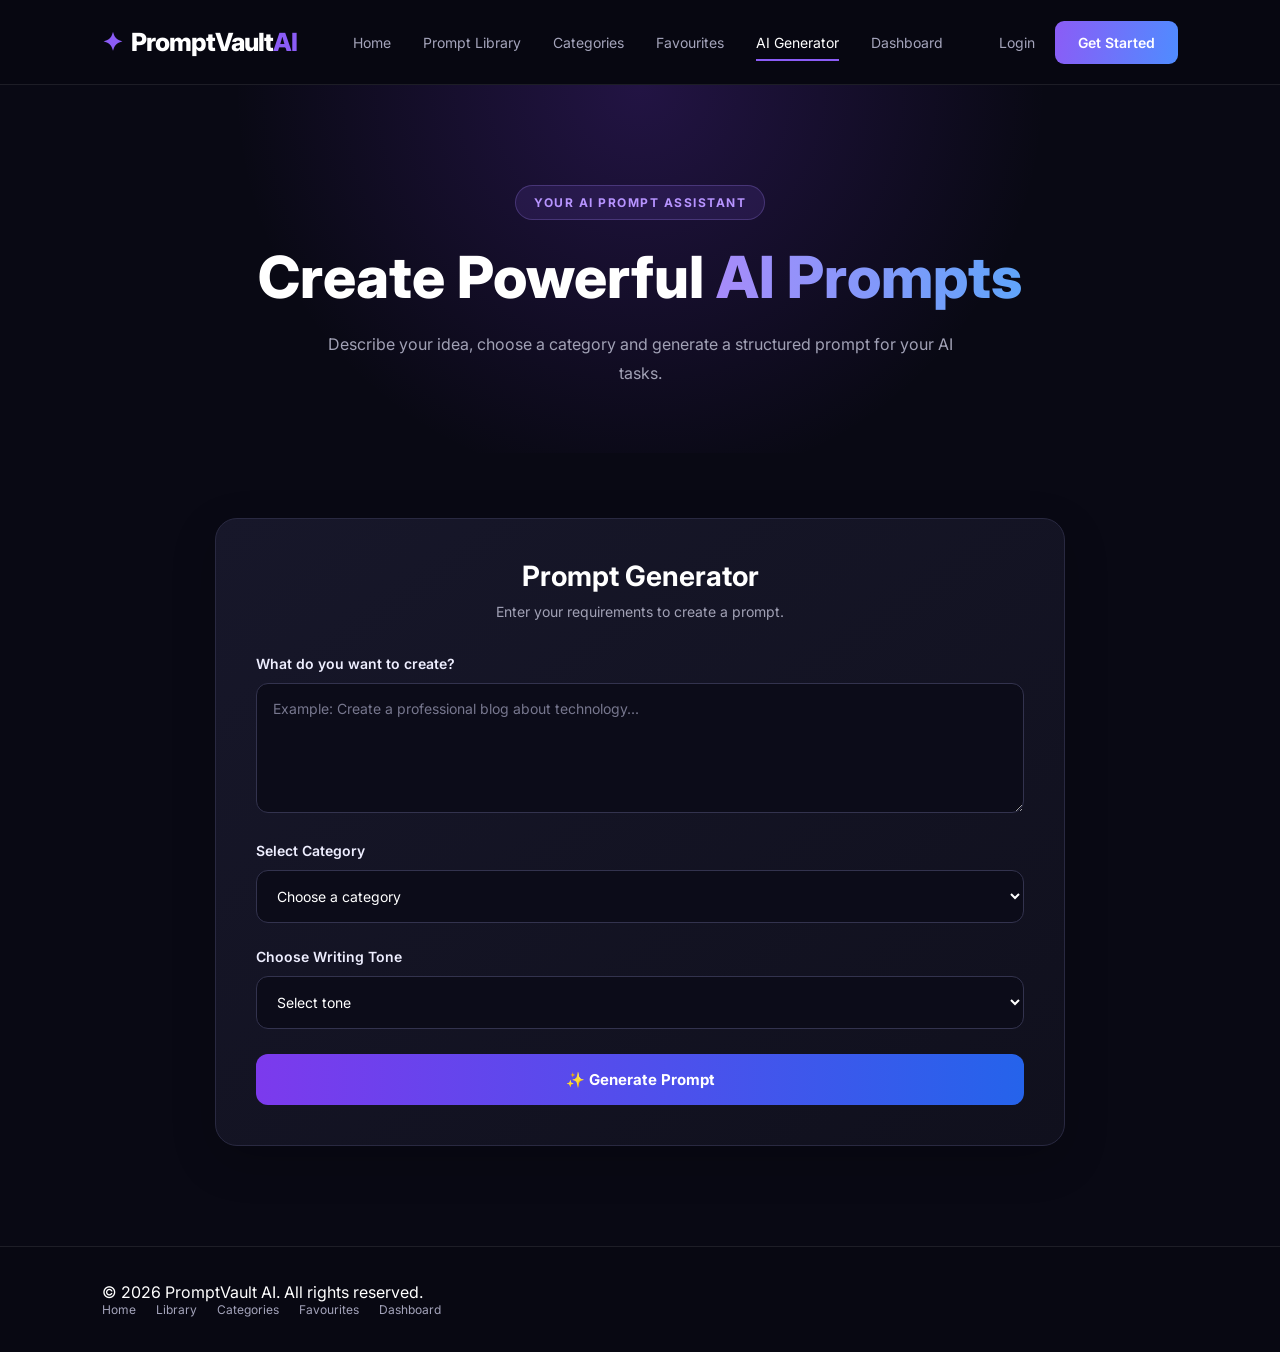
<file: ai-generator.html>
<!DOCTYPE html>
<html lang="en">
<head>
  <meta charset="UTF-8">
  <meta name="viewport" content="width=device-width, initial-scale=1.0">
  <title>AI Generator | PromptVault AI</title>

  <link rel="stylesheet" href="style.css">

  <link rel="preconnect" href="https://fonts.googleapis.com">
  <link href="https://fonts.googleapis.com/css2?family=Inter:wght@400;500;600;700;800&display=swap" rel="stylesheet">
</head>

<body>

  <!-- Navbar -->
  <header class="navbar">

    <a href="index.html" class="logo">
      <span class="logo-icon">✦</span>
      PromptVault<span>AI</span>
    </a>

    <nav class="nav-links">
      <a href="index.html">Home</a>
      <a href="prompt-library.html">Prompt Library</a>
      <a href="categories.html">Categories</a>
      <a href="favourites.html">Favourites</a>
      <a href="ai-generator.html" class="active">AI Generator</a>
      <a href="dashboard.html">Dashboard</a>
    </nav>

    <div class="nav-buttons">
      <a href="login.html" class="login-btn">Login</a>
      <a href="signup.html" class="signup-btn">Get Started</a>
    </div>

  </header>

  <!-- Generator Hero -->
  <section class="generator-hero">
    <div class="container">

      <span class="hero-tag">YOUR AI PROMPT ASSISTANT</span>

      <h1>Create Powerful <span>AI Prompts</span></h1>

      <p>
        Describe your idea, choose a category and generate
        a structured prompt for your AI tasks.
      </p>

    </div>
  </section>

  <!-- Generator Section -->
  <section class="generator-section">
    <div class="container generator-container">

      <div class="generator-box">

        <div class="generator-heading">
          <h2>Prompt Generator</h2>
          <p>Enter your requirements to create a prompt.</p>
        </div>

        <form id="generatorForm">

          <div class="form-group">
            <label for="topic">What do you want to create?</label>

            <textarea
              id="topic"
              placeholder="Example: Create a professional blog about technology..."
              rows="5"
              required
            ></textarea>
          </div>

          <div class="form-group">
            <label for="generatorCategory">Select Category</label>

            <select id="generatorCategory" required>
              <option value="">Choose a category</option>
              <option value="Writing">Writing</option>
              <option value="Coding">Coding</option>
              <option value="Marketing">Marketing</option>
              <option value="Education">Education</option>
              <option value="Business">Business</option>
            </select>
          </div>

          <div class="form-group">
            <label for="tone">Choose Writing Tone</label>

            <select id="tone" required>
              <option value="">Select tone</option>
              <option value="Professional">Professional</option>
              <option value="Friendly">Friendly</option>
              <option value="Creative">Creative</option>
              <option value="Simple and Easy">Simple and Easy</option>
              <option value="Formal">Formal</option>
            </select>
          </div>

          <button type="submit" class="generate-btn">
            ✨ Generate Prompt
          </button>

        </form>

        <!-- Generated Result -->
        <div class="generated-result" id="generatedResult" hidden>

          <div class="result-heading">
            <h3>Your Generated Prompt</h3>
            <span>READY TO USE</span>
          </div>

          <div class="result-content" id="resultContent"></div>

          <button type="button" id="copyGenerated" class="copy-generated-btn">
            Copy Prompt
          </button>

        </div>

      </div>

    </div>
  </section>

  <!-- Footer -->
  <footer class="footer">
    <div class="container">

      <p>© 2026 PromptVault AI. All rights reserved.</p>

      <div class="footer-links">
        <a href="index.html">Home</a>
        <a href="prompt-library.html">Library</a>
        <a href="categories.html">Categories</a>
        <a href="favourites.html">Favourites</a>
        <a href="dashboard.html">Dashboard</a>
      </div>

    </div>
  </footer>

  <script src="generator.js"></script>

</body>
</html>
</file>
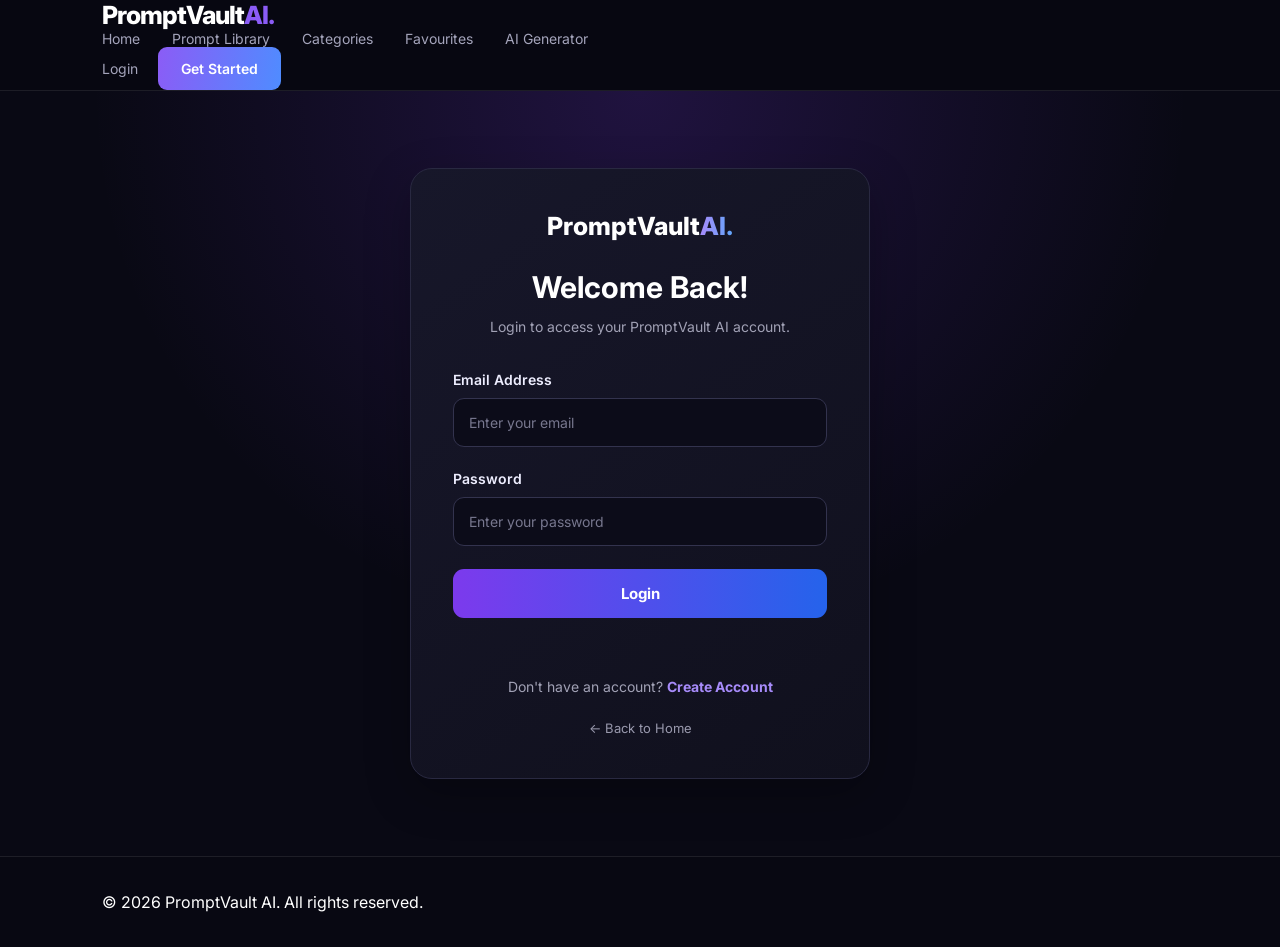
<file: dashboard.html>
<!DOCTYPE html>
<html lang="en">
<head>
    <meta charset="UTF-8">
    <meta name="viewport" content="width=device-width, initial-scale=1.0">
    <title>Dashboard | PromptVault AI</title>

    <link rel="stylesheet" href="style.css">

    <link rel="preconnect" href="https://fonts.googleapis.com">
    <link href="https://fonts.googleapis.com/css2?family=Inter:wght@400;500;600;700;800&display=swap" rel="stylesheet">

    <style>
        /* Dashboard Page */

        .dashboard-container {
            width: 84%;
            max-width: 1250px;
            margin: auto;
            padding: 65px 0 90px;
        }

        .dashboard-welcome {
            padding: 42px;
            margin-bottom: 35px;
            border: 1px solid rgba(139,92,246,0.25);
            border-radius: 20px;
            background:
                radial-gradient(circle at top right, rgba(124,58,237,0.22), transparent 55%),
                linear-gradient(135deg, #17172a, #10101d);
        }

        .dashboard-welcome .hero-tag {
            display: inline-block;
            color: #c4a9ff;
            background: rgba(139,92,246,0.13);
            border: 1px solid rgba(139,92,246,0.25);
            padding: 9px 15px;
            border-radius: 25px;
            font-size: 11px;
            font-weight: 700;
            letter-spacing: 1px;
            margin-bottom: 20px;
        }

        .dashboard-welcome h1 {
            font-size: clamp(30px, 4vw, 42px);
            margin-bottom: 13px;
        }

        .dashboard-welcome h1 span {
            background: linear-gradient(100deg, #a78bfa, #60a5fa);
            background-clip: text;
            -webkit-background-clip: text;
            -webkit-text-fill-color: transparent;
        }

        .dashboard-welcome p {
            color: #a4a4bb;
            font-size: 14px;
            line-height: 1.8;
        }

        /* Statistics */

        .dashboard-stats {
            display: grid;
            grid-template-columns: repeat(3, 1fr);
            gap: 22px;
            margin-bottom: 38px;
        }

        .dashboard-stats .feature-card {
            padding: 27px;
            min-height: 175px;
        }

        .dashboard-stats .feature-icon {
            margin-bottom: 17px;
        }

        .dashboard-stats .feature-card h3 {
            font-size: 29px;
            margin-bottom: 8px;
        }

        .dashboard-stats .feature-card p {
            min-height: auto;
            font-size: 13px;
        }

        /* Account Information */

        .dashboard-account {
            padding: 32px;
            margin-bottom: 42px;
            background: linear-gradient(145deg, #17172a, #10101d);
            border: 1px solid rgba(255,255,255,0.09);
            border-radius: 18px;
        }

        .dashboard-account h2,
        .dashboard-actions h2 {
            font-size: 24px;
            margin-bottom: 24px;
        }

        .account-details {
            display: grid;
            grid-template-columns: repeat(2, 1fr);
            gap: 18px;
        }

        .account-details p {
            padding: 17px;
            background: rgba(255,255,255,0.035);
            border: 1px solid rgba(255,255,255,0.07);
            border-radius: 10px;
            color: #a4a4bb;
            font-size: 13px;
            overflow-wrap: anywhere;
        }

        .account-details strong {
            color: #ffffff;
            margin-right: 5px;
        }

        .account-details span {
            color: #c4a9ff;
        }

        /* Quick Access */

        .dashboard-actions .features-grid {
            grid-template-columns: repeat(3, 1fr);
            gap: 22px;
        }

        .dashboard-actions .feature-card {
            padding: 27px;
        }

        .dashboard-actions .feature-card p {
            min-height: 65px;
        }

        /* Logout Button */

        .nav-buttons button {
            background: transparent;
            border: 1px solid rgba(139,92,246,0.4);
            padding: 11px 20px;
            border-radius: 8px;
            cursor: pointer;
            font-family: inherit;
            transition: 0.3s;
        }

        .nav-buttons button:hover {
            background: #7c3aed;
            color: white;
        }

        /* Responsive */

        @media (max-width: 900px) {
            .dashboard-container {
                width: 90%;
            }

            .dashboard-stats,
            .dashboard-actions .features-grid {
                grid-template-columns: repeat(2, 1fr);
            }
        }

        @media (max-width: 600px) {
            .dashboard-container {
                width: 92%;
                padding: 40px 0 60px;
            }

            .dashboard-welcome {
                padding: 27px 22px;
            }

            .dashboard-stats,
            .dashboard-actions .features-grid,
            .account-details {
                grid-template-columns: 1fr;
            }

            .dashboard-account {
                padding: 23px 18px;
            }

            .dashboard-account h2,
            .dashboard-actions h2 {
                font-size: 21px;
            }
        }
    </style>
</head>

<body>

    <!-- Navbar -->
    <header class="navbar">

        <a href="index.html" class="logo">
            <span class="logo-icon">✦</span>
            PromptVault<span>AI</span>
        </a>

        <nav class="nav-links">
            <a href="index.html">Home</a>
            <a href="prompt-library.html">Prompt Library</a>
            <a href="categories.html">Categories</a>
            <a href="favourites.html">Favourites</a>
            <a href="ai-generator.html">AI Generator</a>
            <a href="dashboard.html" class="active">Dashboard</a>
        </nav>

        <div class="nav-buttons">
            <button type="button" id="logoutBtn" class="login-btn">Logout</button>
        </div>

    </header>

    <main class="dashboard-container">

        <!-- Welcome Section -->
        <section class="dashboard-welcome">

            <span class="hero-tag">✦ YOUR PERSONAL SPACE</span>

            <h1>Welcome, <span id="userName">User</span>!</h1>

            <p>
                Manage your prompts, explore new ideas and access
                your saved favourites from one place.
            </p>

        </section>

        <!-- Dashboard Statistics -->
        <section class="dashboard-stats">

            <div class="feature-card">
                <div class="feature-icon">📚</div>
                <h3>50</h3>
                <p>Total Available Prompts</p>
            </div>

            <div class="feature-card">
                <div class="feature-icon">❤️</div>
                <h3 id="favouriteCount">0</h3>
                <p>Favourite Prompts</p>
            </div>

            <div class="feature-card">
                <div class="feature-icon">🗂️</div>
                <h3>5</h3>
                <p>Prompt Categories</p>
            </div>

        </section>

        <!-- Account Information -->
        <section class="dashboard-account">

            <h2>Account Information</h2>

            <div class="account-details">

                <p>
                    <strong>Name:</strong>
                    <span id="accountName">User</span>
                </p>

                <p>
                    <strong>Email:</strong>
                    <span id="accountEmail">Not available</span>
                </p>

                <p>
                    <strong>Account Status:</strong>
                    <span>Active</span>
                </p>

            </div>

        </section>

        <!-- Quick Access -->
        <section class="dashboard-actions">

            <h2>Quick Access</h2>

            <div class="features-grid">

                <div class="feature-card">
                    <div class="feature-icon">📖</div>
                    <h3>Explore Library</h3>
                    <p>Discover useful prompts from different categories.</p>
                    <a href="prompt-library.html">Explore Prompts →</a>
                </div>

                <div class="feature-card">
                    <div class="feature-icon">❤️</div>
                    <h3>My Favourites</h3>
                    <p>View all the prompts you have saved.</p>
                    <a href="favourites.html">View Favourites →</a>
                </div>

                <div class="feature-card">
                    <div class="feature-icon">⚡</div>
                    <h3>AI Generator</h3>
                    <p>Create customized prompts for your requirements.</p>
                    <a href="ai-generator.html">Generate Prompt →</a>
                </div>

            </div>

        </section>

    </main>

    <!-- Footer -->
    <footer class="footer">

        <a href="index.html" class="logo">
            <span class="logo-icon">✦</span>
            PromptVault<span>AI</span>
        </a>

        <p>© 2026 PromptVault AI. All rights reserved.</p>

        <div class="footer-links">
            <a href="index.html">Home</a>
            <a href="prompt-library.html">Library</a>
            <a href="favourites.html">Favourites</a>
        </div>

    </footer>

    <script src="dashboard.js"></script>

</body>
</html>
</file>
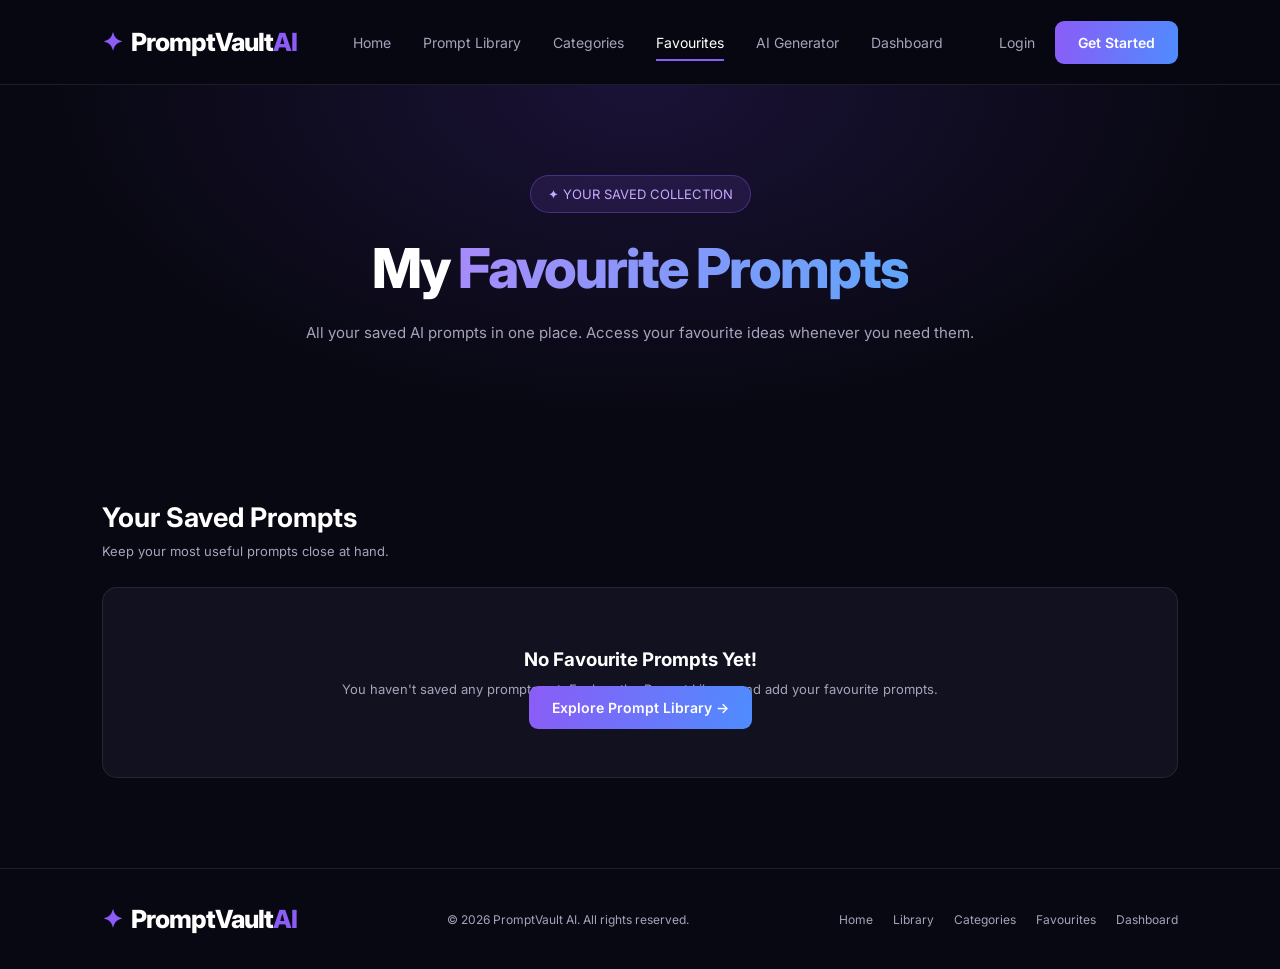
<file: favourites.html>
<!DOCTYPE html>
<html lang="en">
<head>
    <meta charset="UTF-8">
    <meta name="viewport" content="width=device-width, initial-scale=1.0">

    <title>My Favourites | PromptVault AI</title>

    <link rel="stylesheet" href="style.css">

    <link rel="preconnect" href="https://fonts.googleapis.com">
    <link href="https://fonts.googleapis.com/css2?family=Inter:wght@400;500;600;700;800&display=swap" rel="stylesheet">
</head>

<body>

    <!-- Navbar -->
    <header class="navbar">

        <a href="index.html" class="logo">
            <span class="logo-icon">✦</span>
            PromptVault<span>AI</span>
        </a>

        <nav class="nav-links">
            <a href="index.html">Home</a>
            <a href="prompt-library.html">Prompt Library</a>
            <a href="categories.html">Categories</a>
            <a href="favourites.html" class="active">Favourites</a>
            <a href="ai-generator.html">AI Generator</a>
            <a href="dashboard.html">Dashboard</a>
        </nav>

        <div class="nav-buttons">
            <a href="login.html" class="login-btn">Login</a>
            <a href="signup.html" class="signup-btn">Get Started</a>
        </div>

    </header>

    <main class="library-page">

        <!-- Favourites Hero -->
        <section class="library-hero">

            <span class="hero-badge">✦ YOUR SAVED COLLECTION</span>

            <h1>My <span>Favourite Prompts</span></h1>

            <p>
                All your saved AI prompts in one place.
                Access your favourite ideas whenever you need them.
            </p>

        </section>

        <!-- Favourite Prompts -->
        <section class="library-content">

            <div class="library-heading">

                <div>
                    <h2>Your Saved Prompts</h2>
                    <p>Keep your most useful prompts close at hand.</p>
                </div>

            </div>

            <div class="library-grid" id="favouriteGrid"></div>

            <div class="no-results" id="emptyMessage" hidden>

                <h3>No Favourite Prompts Yet!</h3>

                <p>
                    You haven't saved any prompts yet.
                    Explore the Prompt Library and add your favourite prompts.
                </p>

                <a href="prompt-library.html" class="primary-btn">
                    Explore Prompt Library →
                </a>

            </div>

        </section>

    </main>

    <!-- Footer -->
    <footer class="footer">

        <a href="index.html" class="logo">
            <span class="logo-icon">✦</span>
            PromptVault<span>AI</span>
        </a>

        <p>© 2026 PromptVault AI. All rights reserved.</p>

        <div class="footer-links">
            <a href="index.html">Home</a>
            <a href="prompt-library.html">Library</a>
            <a href="categories.html">Categories</a>
            <a href="favourites.html">Favourites</a>
            <a href="dashboard.html">Dashboard</a>
        </div>

    </footer>

    <script src="favourites.js"></script>

</body>
</html>
</file>
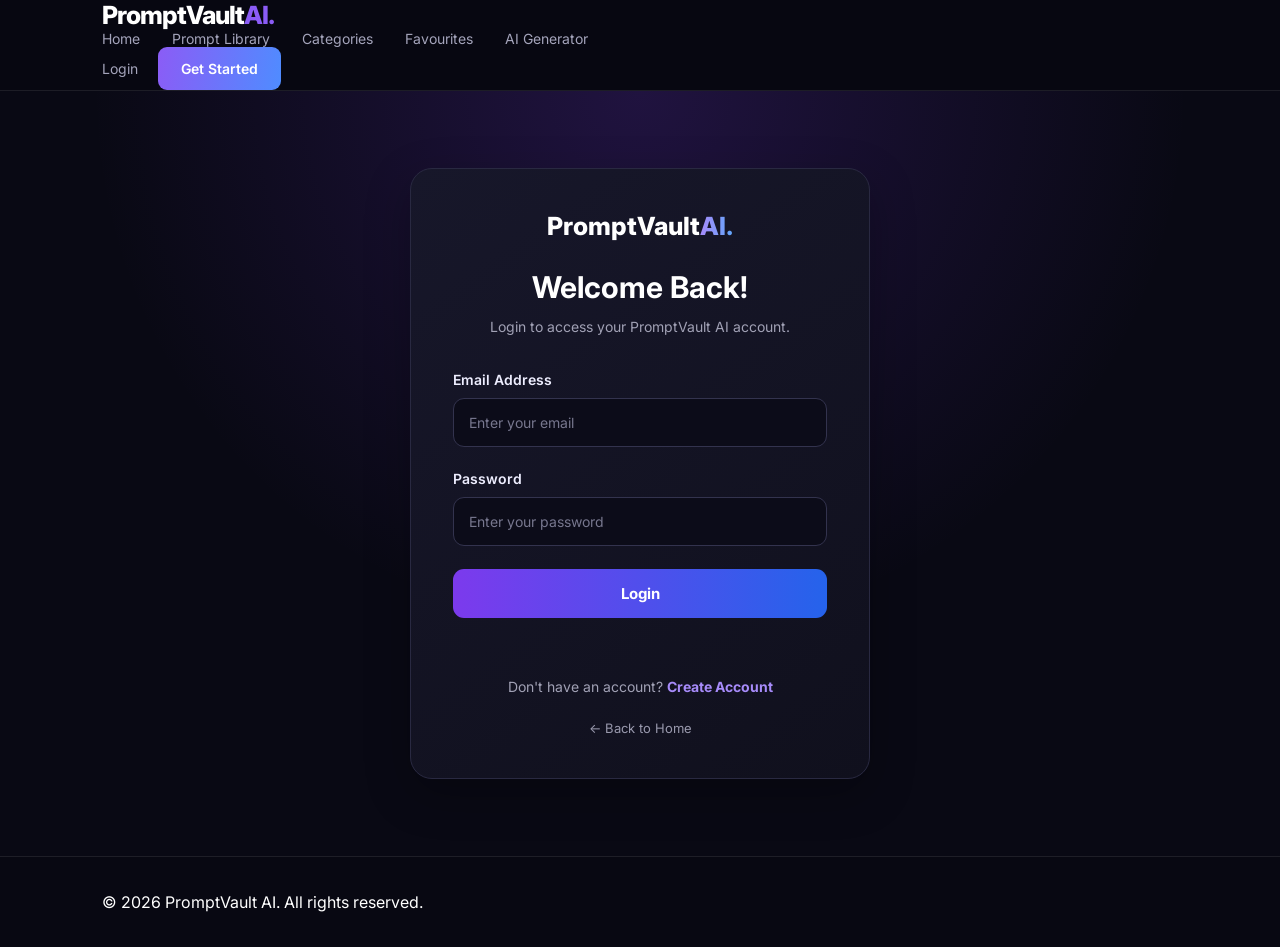
<file: login.html>
<!DOCTYPE html>
<html lang="en">
<head>
  <meta charset="UTF-8">
  <meta name="viewport" content="width=device-width, initial-scale=1.0">
  <title>Login | PromptVault AI</title>

  <link rel="stylesheet" href="style.css">

  <link rel="preconnect" href="https://fonts.googleapis.com">
  <link href="https://fonts.googleapis.com/css2?family=Inter:wght@400;500;600;700;800&display=swap" rel="stylesheet">
</head>

<body>

  <!-- Navbar -->
  <header class="navbar">
    <div class="container nav-container">

      <a href="index.html" class="logo">
        PromptVault<span>AI.</span>
      </a>

      <nav class="nav-links">
        <a href="index.html">Home</a>
        <a href="prompt-library.html">Prompt Library</a>
        <a href="categories.html">Categories</a>
        <a href="favourites.html">Favourites</a>
        <a href="ai-generator.html">AI Generator</a>
      </nav>

      <div class="nav-buttons">
        <a href="login.html" class="login-btn active">Login</a>
        <a href="signup.html" class="signup-btn">Get Started</a>
      </div>

    </div>
  </header>

  <!-- Login Section -->
  <section class="auth-section">

    <div class="auth-box">

      <div class="auth-logo">PromptVault<span>AI.</span></div>

      <h1>Welcome Back!</h1>

      <p class="auth-subtitle">
        Login to access your PromptVault AI account.
      </p>

      <form id="loginForm">

        <div class="auth-form-group">
          <label for="loginEmail">Email Address</label>
          <input
            type="email"
            id="loginEmail"
            placeholder="Enter your email"
            required
          >
        </div>

        <div class="auth-form-group">
          <label for="loginPassword">Password</label>
          <input
            type="password"
            id="loginPassword"
            placeholder="Enter your password"
            required
            minlength="6"
          >
        </div>

        <button type="submit" class="auth-submit-btn">
          Login
        </button>

        <p id="loginMessage" class="auth-message" aria-live="polite"></p>

      </form>

      <p class="auth-switch">
        Don't have an account?
        <a href="signup.html">Create Account</a>
      </p>

      <a href="index.html" class="back-home">← Back to Home</a>

    </div>

  </section>

  <!-- Footer -->
  <footer class="footer">
    <div class="container">
      <p>© 2026 PromptVault AI. All rights reserved.</p>
    </div>
  </footer>

  <script src="auth.js"></script>

</body>
</html>
</file>
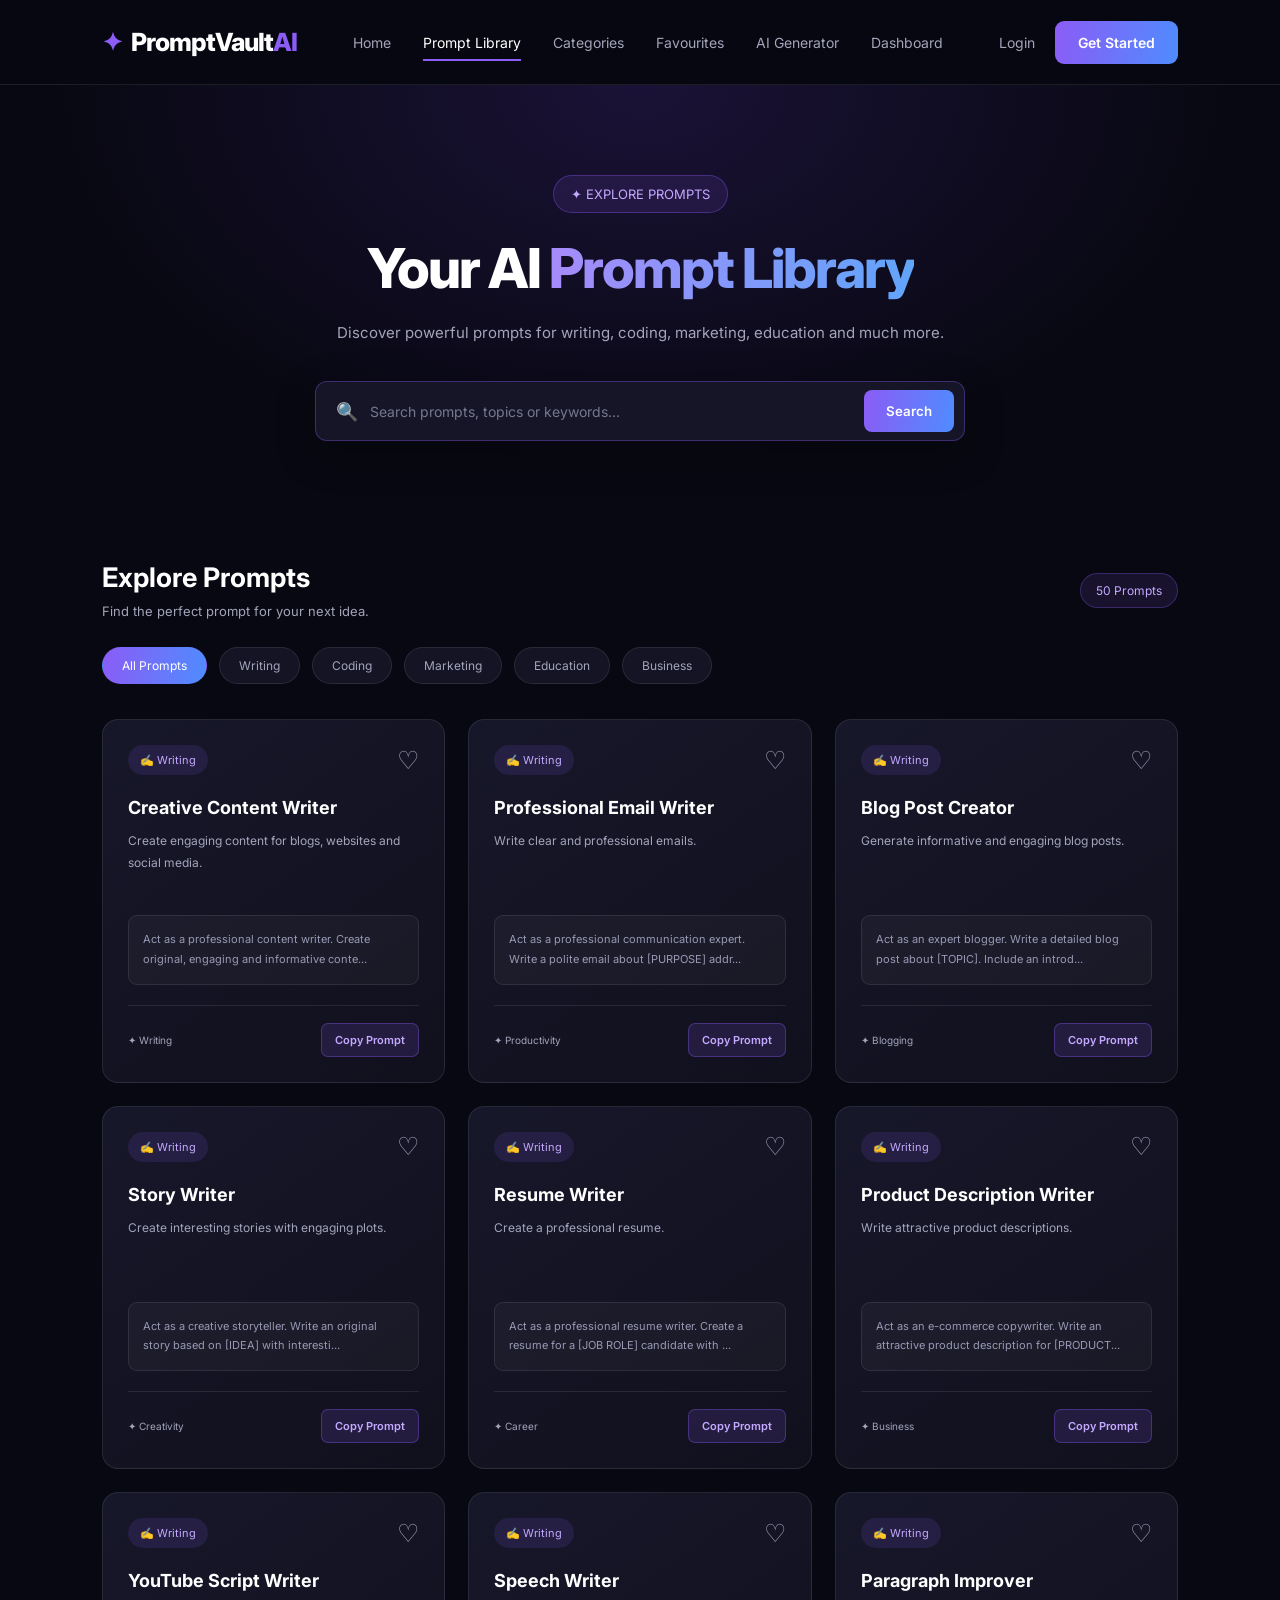
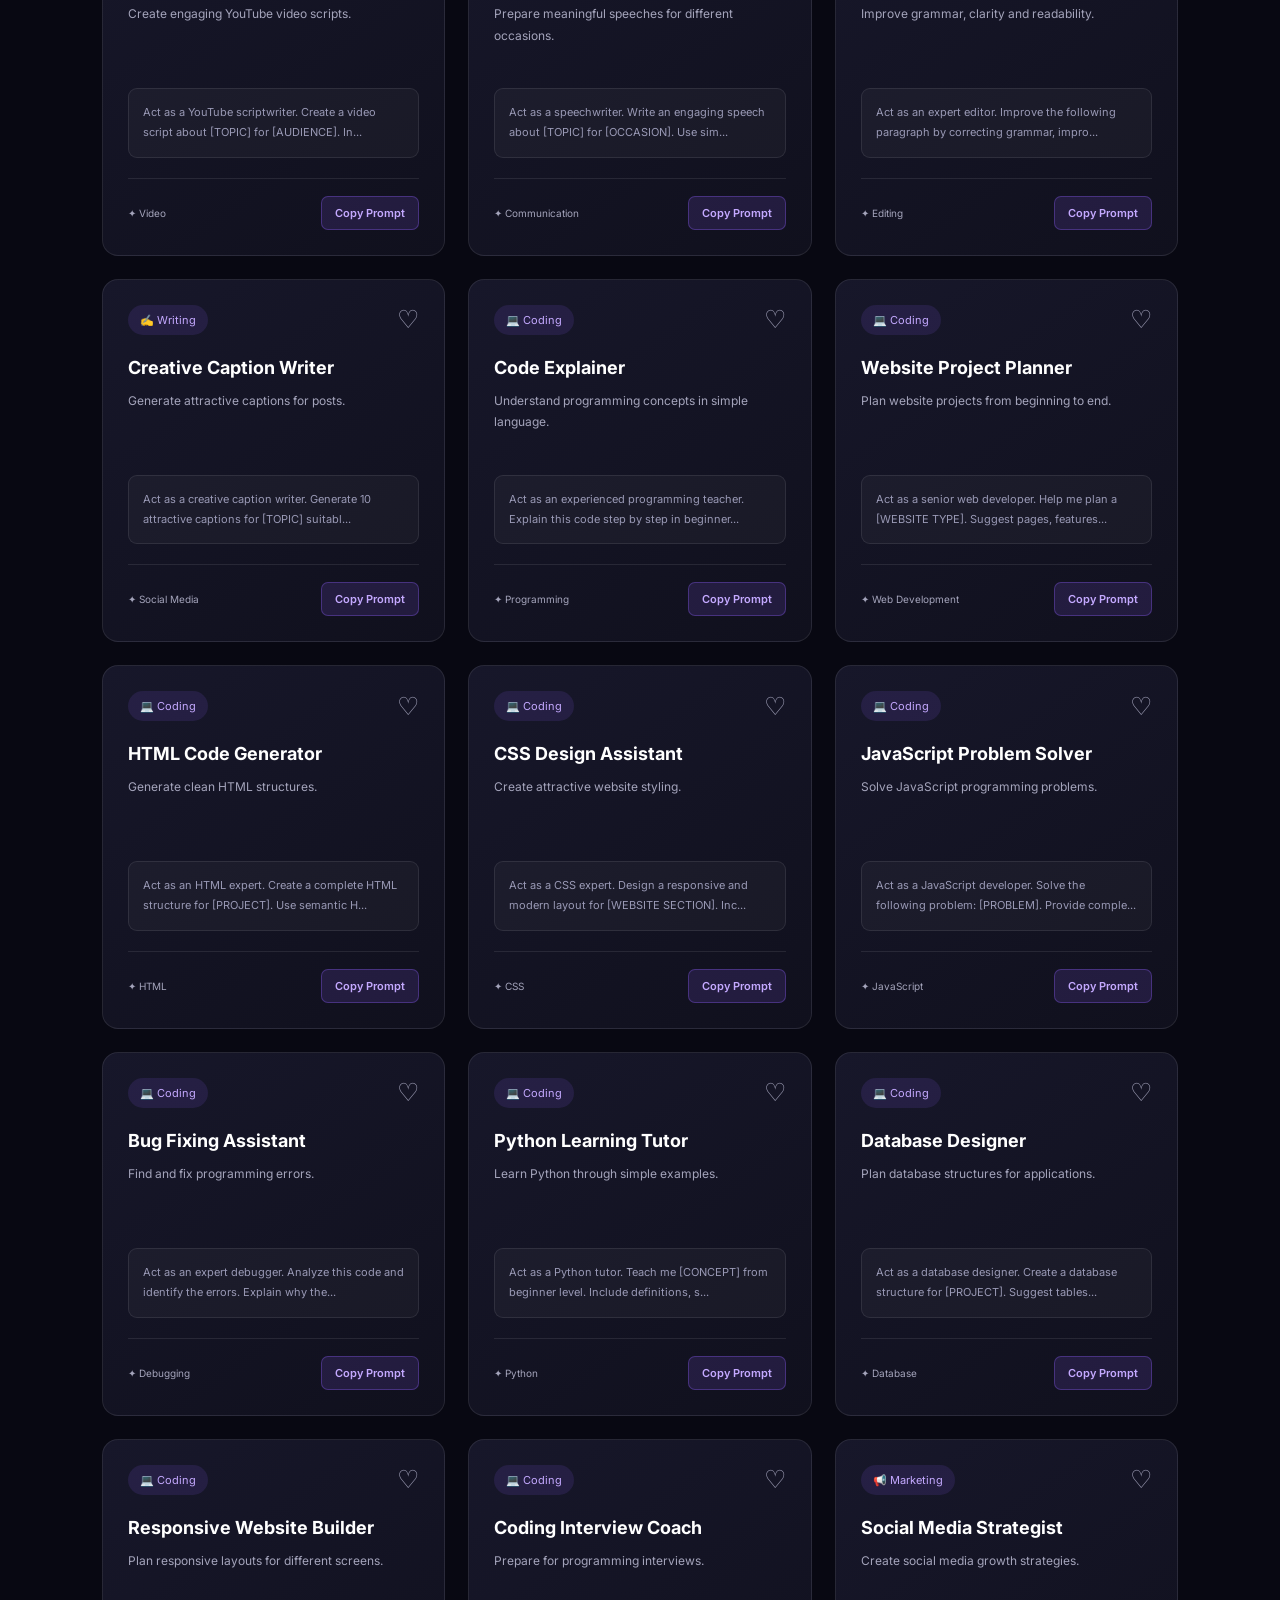
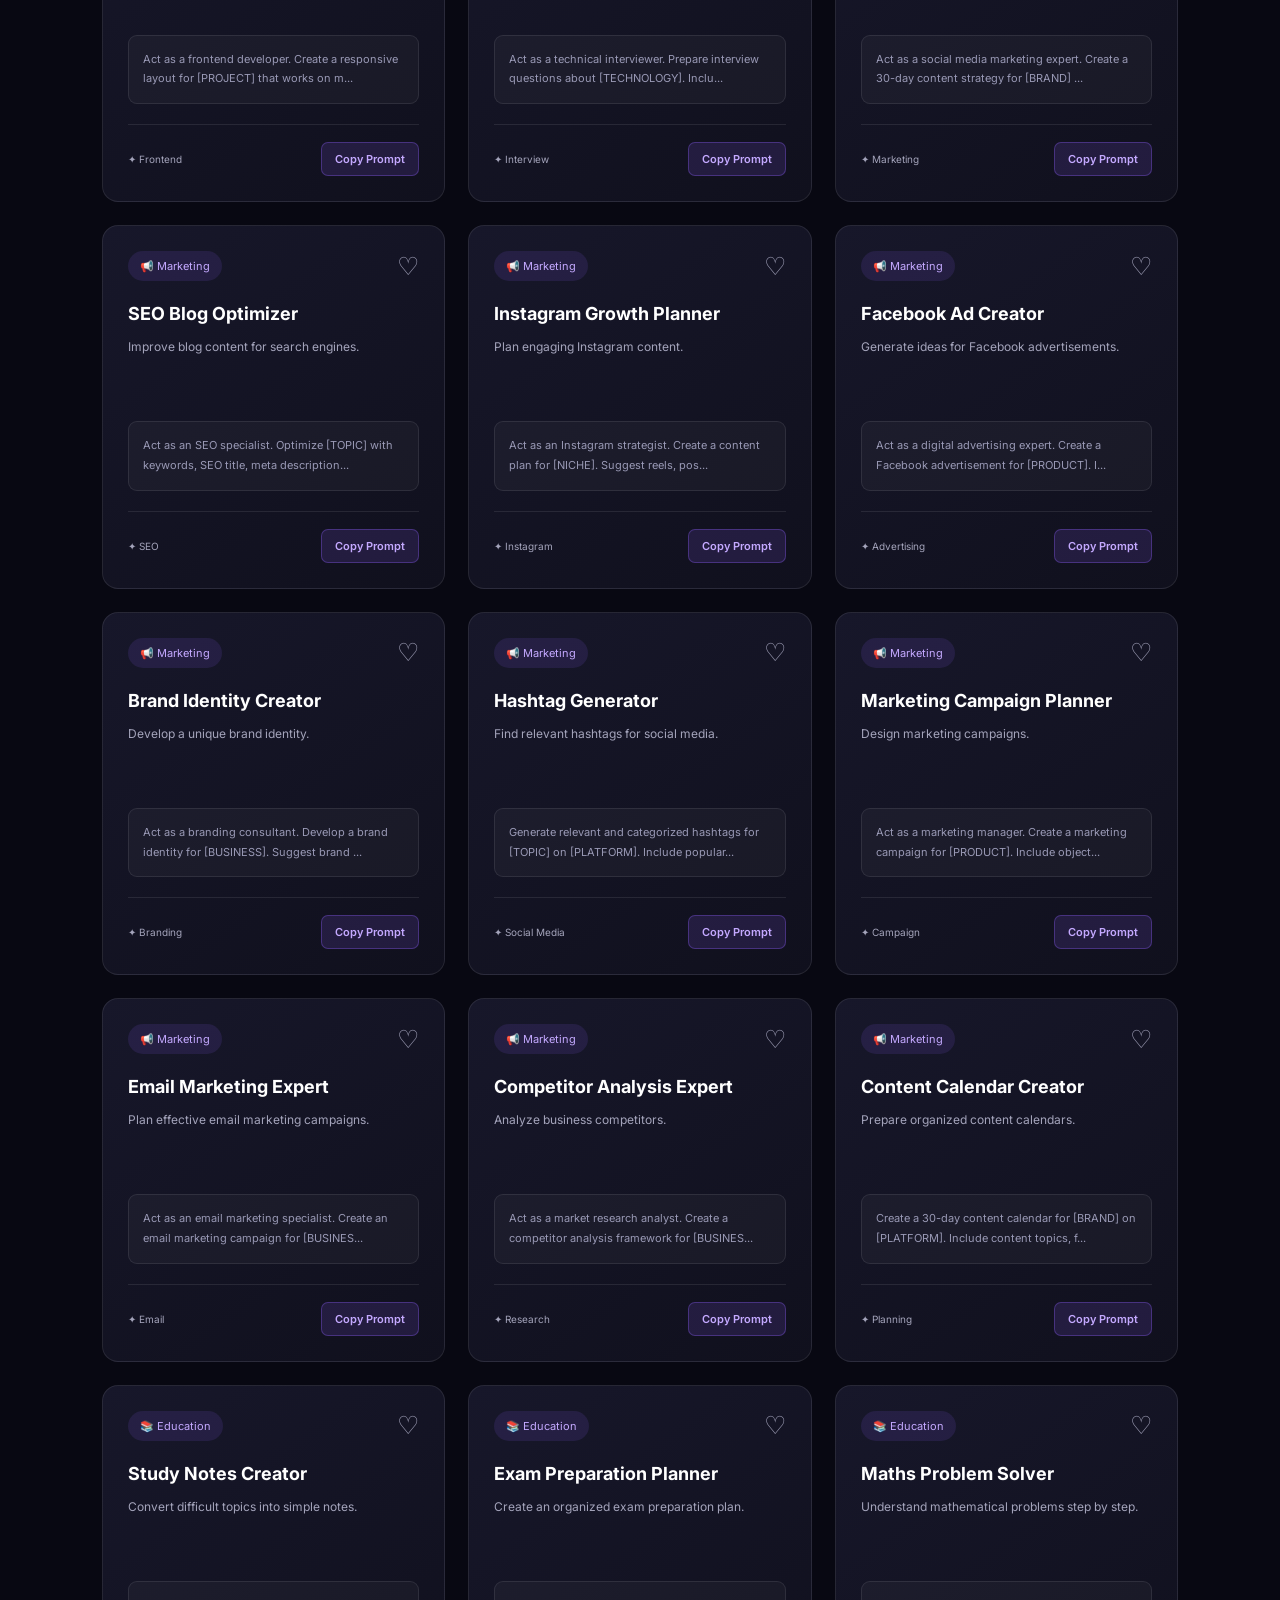
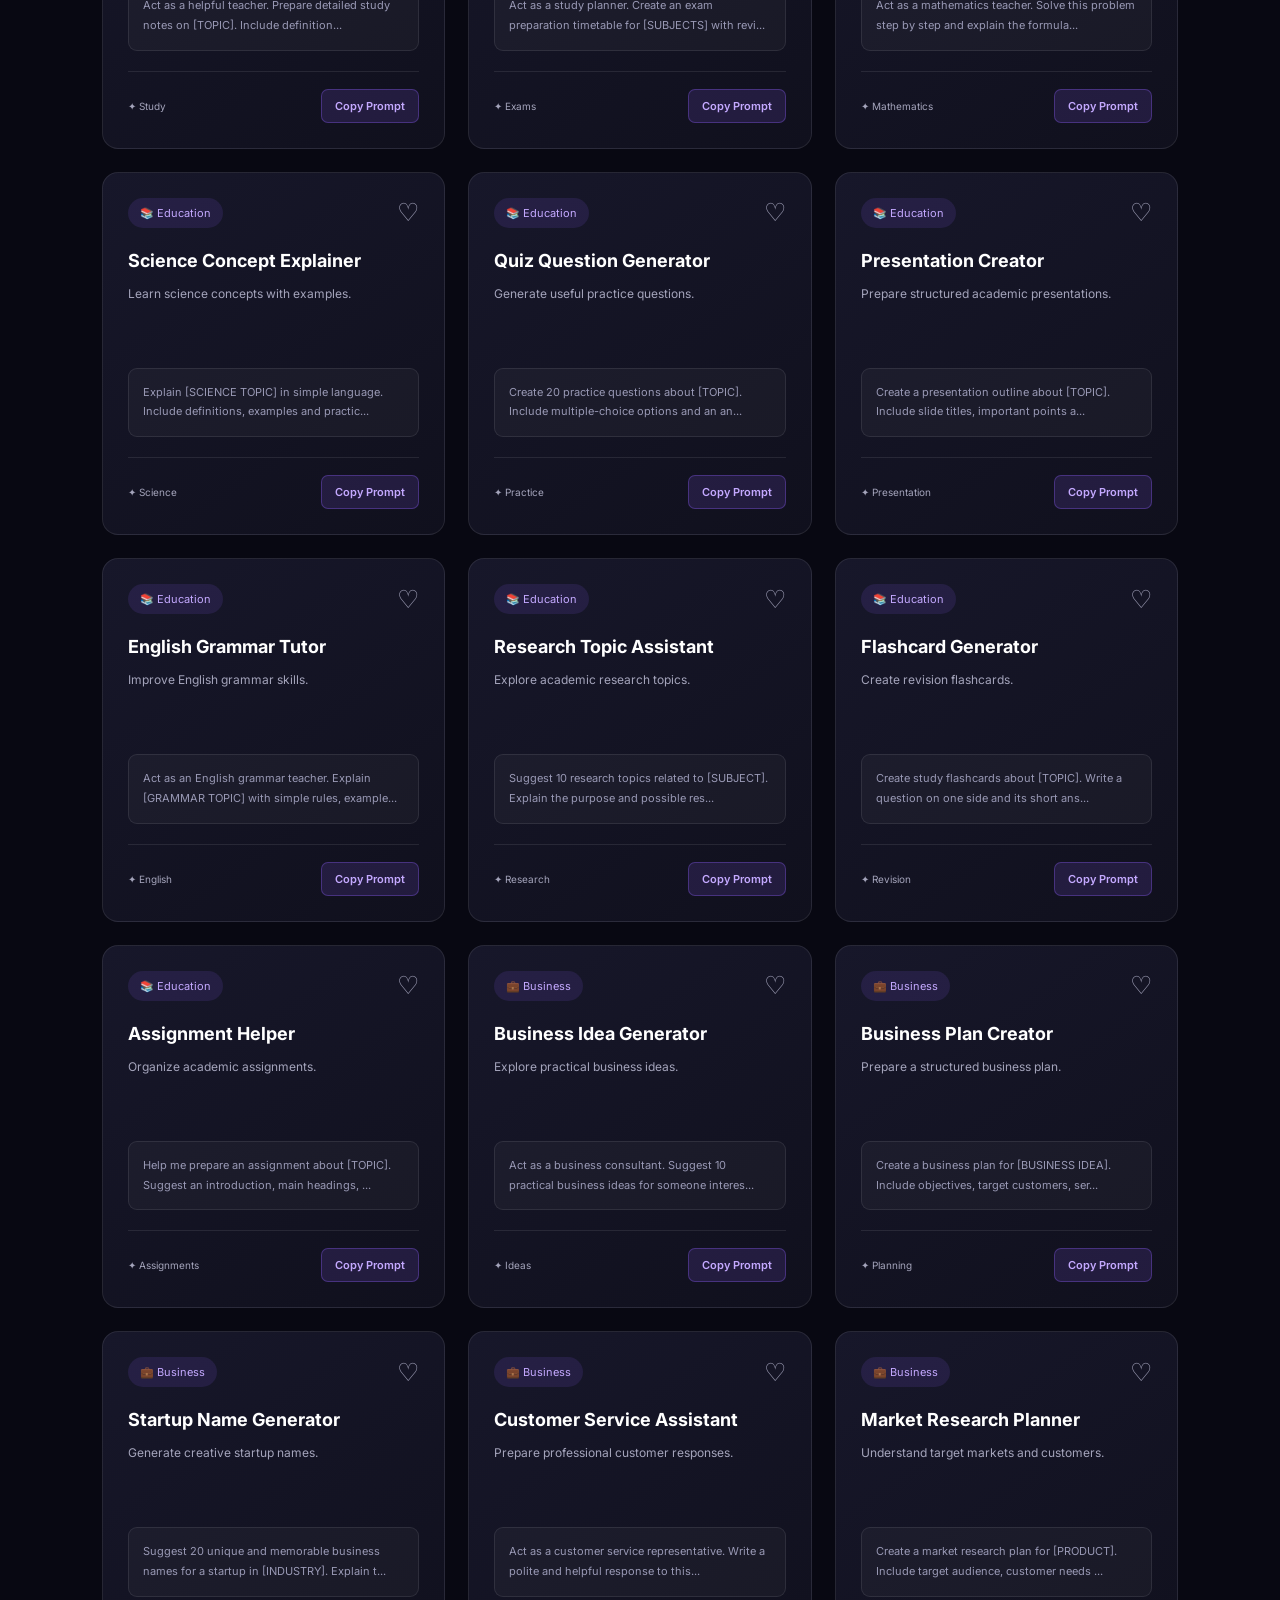
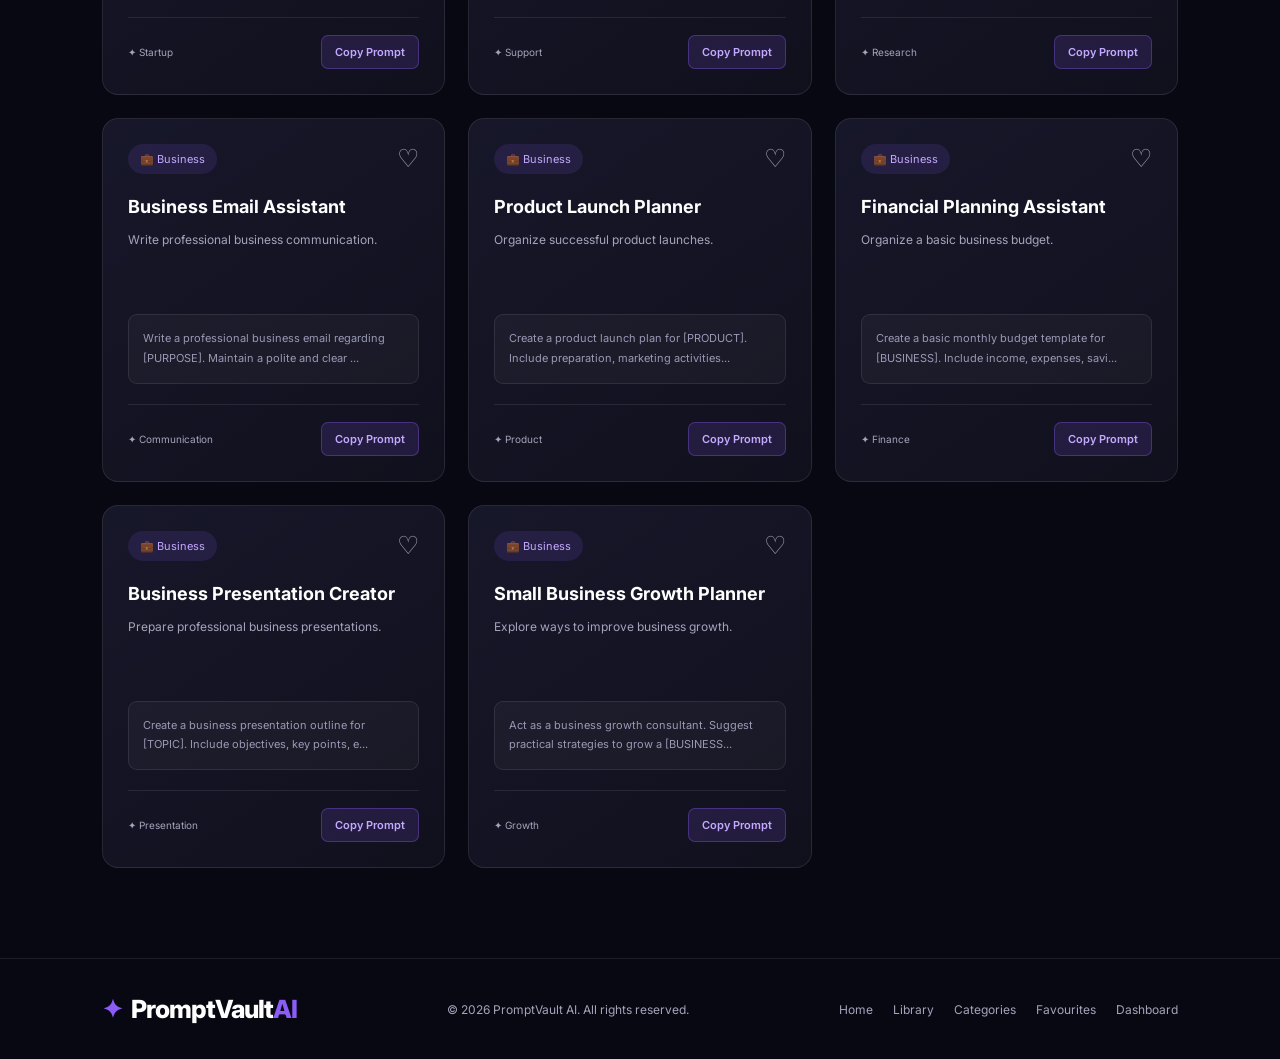
<file: prompt-library.html>
<!DOCTYPE html>
<html lang="en">
<head>
    <meta charset="UTF-8">
    <meta name="viewport" content="width=device-width, initial-scale=1.0">
    <title>Prompt Library | PromptVault AI</title>

    <link rel="stylesheet" href="style.css">

    <link rel="preconnect" href="https://fonts.googleapis.com">
    <link href="https://fonts.googleapis.com/css2?family=Inter:wght@400;500;600;700;800&display=swap" rel="stylesheet">
</head>

<body>

    <!-- Navbar -->
    <header class="navbar">

        <a href="index.html" class="logo">
            <span class="logo-icon">✦</span>
            PromptVault<span>AI</span>
        </a>

        <nav class="nav-links">
            <a href="index.html">Home</a>
            <a href="prompt-library.html" class="active">Prompt Library</a>
            <a href="categories.html">Categories</a>
            <a href="favourites.html">Favourites</a>
            <a href="ai-generator.html">AI Generator</a>
            <a href="dashboard.html">Dashboard</a>
        </nav>

        <div class="nav-buttons">
            <a href="login.html" class="login-btn">Login</a>
            <a href="signup.html" class="signup-btn">Get Started</a>
        </div>

    </header>

    <main class="library-page">

        <section class="library-hero">
            <span class="hero-badge">✦ EXPLORE PROMPTS</span>

            <h1>Your AI <span>Prompt Library</span></h1>

            <p>
                Discover powerful prompts for writing, coding,
                marketing, education and much more.
            </p>

            <div class="library-search">
                <span>🔍</span>
                <input type="text" id="promptSearch"
                    placeholder="Search prompts, topics or keywords...">
                <button id="searchBtn">Search</button>
            </div>
        </section>

        <section class="library-content">

            <div class="library-heading">
                <div>
                    <h2>Explore Prompts</h2>
                    <p>Find the perfect prompt for your next idea.</p>
                </div>

                <span class="prompt-count" id="promptCount">50 Prompts</span>
            </div>

            <div class="filter-buttons">
                <button class="filter-btn active" data-category="all">All Prompts</button>
                <button class="filter-btn" data-category="writing">Writing</button>
                <button class="filter-btn" data-category="coding">Coding</button>
                <button class="filter-btn" data-category="marketing">Marketing</button>
                <button class="filter-btn" data-category="education">Education</button>
                <button class="filter-btn" data-category="business">Business</button>
            </div>

            <div class="library-grid" id="promptGrid"></div>

            <div class="no-results" id="noResults" hidden>
                <h3>No prompts found!</h3>
                <p>Try another search term or select a different category.</p>
            </div>

        </section>

    </main>

    <!-- Footer -->
    <footer class="footer">

        <a href="index.html" class="logo">
            <span class="logo-icon">✦</span>
            PromptVault<span>AI</span>
        </a>

        <p>© 2026 PromptVault AI. All rights reserved.</p>

        <div class="footer-links">
            <a href="index.html">Home</a>
            <a href="prompt-library.html">Library</a>
            <a href="categories.html">Categories</a>
            <a href="favourites.html">Favourites</a>
            <a href="dashboard.html">Dashboard</a>
        </div>

    </footer>

    <script src="library.js"></script>

</body>
</html>
</file>
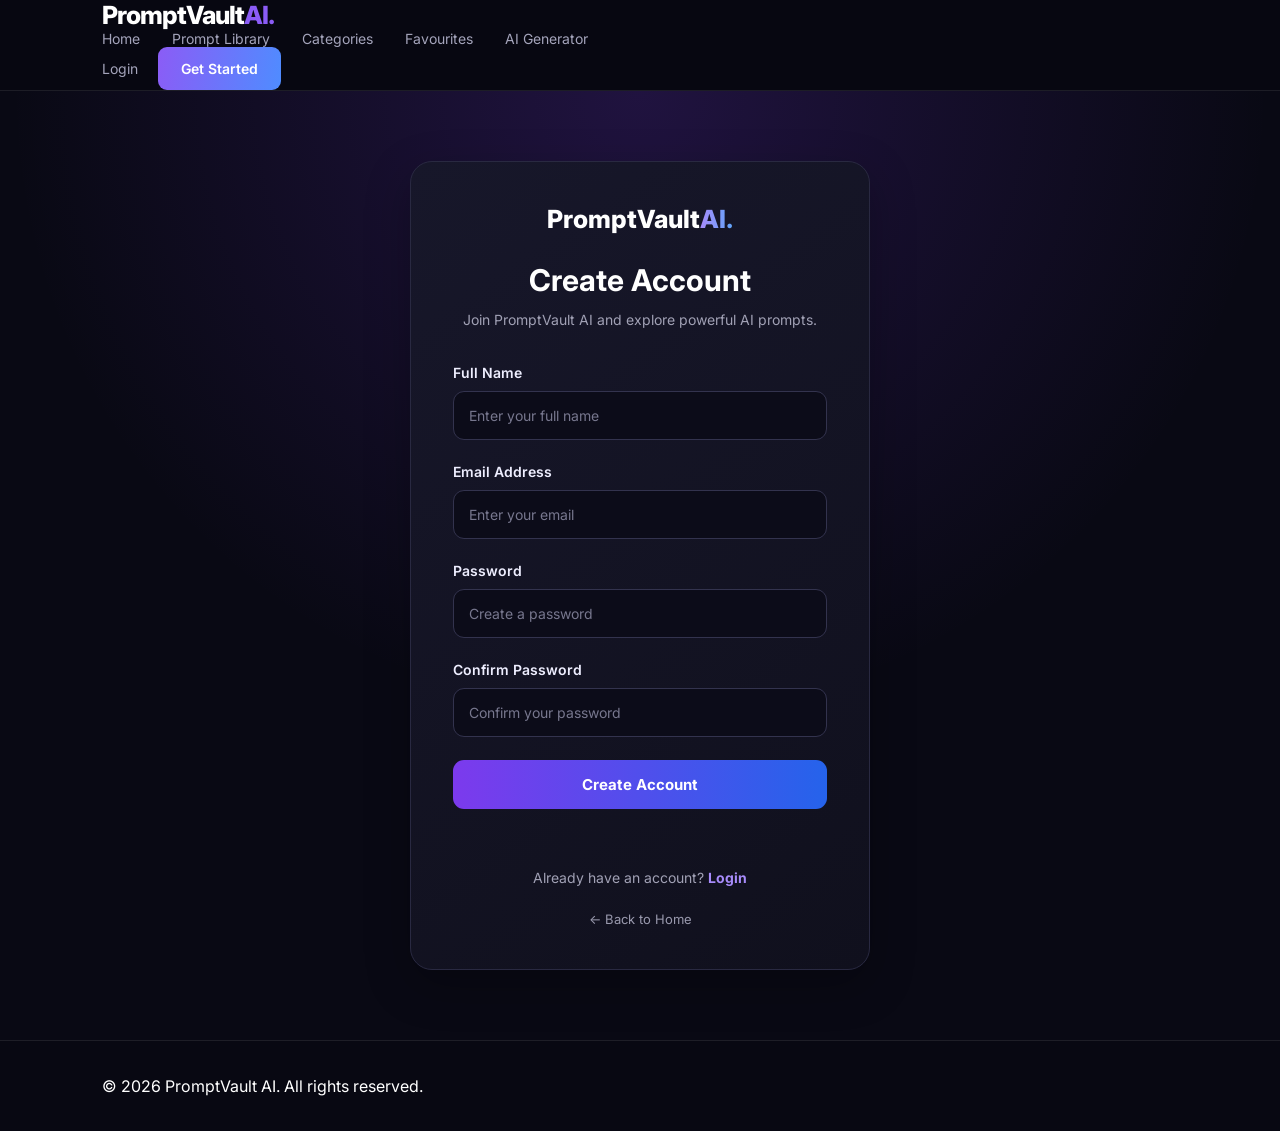
<file: signup.html>
<!DOCTYPE html>
<html lang="en">
<head>
    <meta charset="UTF-8">
    <meta name="viewport" content="width=device-width, initial-scale=1.0">
    <title>Sign Up | PromptVault AI</title>

    <link rel="stylesheet" href="style.css">

    <link rel="preconnect" href="https://fonts.googleapis.com">
    <link href="https://fonts.googleapis.com/css2?family=Inter:wght@400;500;600;700;800&display=swap" rel="stylesheet">
</head>

<body>

    <!-- Navbar -->
    <header class="navbar">
        <div class="container nav-container">

            <a href="index.html" class="logo">
                PromptVault<span>AI.</span>
            </a>

            <nav class="nav-links">
                <a href="index.html">Home</a>
                <a href="prompt-library.html">Prompt Library</a>
                <a href="categories.html">Categories</a>
                <a href="favourites.html">Favourites</a>
                <a href="ai-generator.html">AI Generator</a>
            </nav>

            <div class="nav-buttons">
                <a href="login.html" class="login-btn">Login</a>
                <a href="signup.html" class="signup-btn active">Get Started</a>
            </div>

        </div>
    </header>

    <!-- Signup Section -->
    <section class="auth-section">

        <div class="auth-box">

            <div class="auth-logo">PromptVault<span>AI.</span></div>

            <h1>Create Account</h1>

            <p class="auth-subtitle">
                Join PromptVault AI and explore powerful AI prompts.
            </p>

            <form id="signupForm">

                <div class="auth-form-group">
                    <label for="signupName">Full Name</label>
                    <input
                        type="text"
                        id="signupName"
                        placeholder="Enter your full name"
                        required
                    >
                </div>

                <div class="auth-form-group">
                    <label for="signupEmail">Email Address</label>
                    <input
                        type="email"
                        id="signupEmail"
                        placeholder="Enter your email"
                        required
                    >
                </div>

                <div class="auth-form-group">
                    <label for="signupPassword">Password</label>
                    <input
                        type="password"
                        id="signupPassword"
                        placeholder="Create a password"
                        minlength="6"
                        required
                    >
                </div>

                <div class="auth-form-group">
                    <label for="confirmPassword">Confirm Password</label>
                    <input
                        type="password"
                        id="confirmPassword"
                        placeholder="Confirm your password"
                        minlength="6"
                        required
                    >
                </div>

                <button type="submit" class="auth-submit-btn">
                    Create Account
                </button>

                <p id="signupMessage" class="auth-message" aria-live="polite"></p>

            </form>

            <p class="auth-switch">
                Already have an account?
                <a href="login.html">Login</a>
            </p>

            <a href="index.html" class="back-home">← Back to Home</a>

        </div>

    </section>

    <!-- Footer -->
    <footer class="footer">
        <div class="container">
            <p>© 2026 PromptVault AI. All rights reserved.</p>
        </div>
    </footer>

    <script src="auth.js"></script>

</body>
</html>
</file>
<file: style.css>
/* =====================================
   PROMPTVAULT AI - GLOBAL STYLING
===================================== */

* {
    margin: 0;
    padding: 0;
    box-sizing: border-box;
}

:root {
    --bg-dark: #080812;
    --bg-card: #11111f;
    --bg-light: #17172a;
    --purple: #8b5cf6;
    --blue: #4f8cff;
    --text-white: #ffffff;
    --text-gray: #a4a4bb;
    --border: rgba(255,255,255,0.09);
}

html {
    scroll-behavior: smooth;
}

body {
    font-family: 'Inter', sans-serif;
    background: var(--bg-dark);
    color: var(--text-white);
    overflow-x: hidden;
}

a {
    text-decoration: none;
    color: inherit;
}

/* =====================================
   NAVBAR
===================================== */

.navbar {
    width: 100%;
    min-height: 85px;
    padding: 0 8%;
    display: flex;
    align-items: center;
    justify-content: space-between;
    border-bottom: 1px solid var(--border);
    background: rgba(8,8,18,0.95);
    position: sticky;
    top: 0;
    z-index: 1000;
    backdrop-filter: blur(15px);
}

.logo {
    font-size: 25px;
    font-weight: 800;
    letter-spacing: -1px;
}

.logo span:last-child {
    color: var(--purple);
}

.logo-icon {
    color: var(--purple);
    margin-right: 5px;
}

.nav-links {
    display: flex;
    align-items: center;
    gap: 32px;
}

.nav-links a {
    font-size: 14px;
    color: var(--text-gray);
    transition: 0.3s;
}

.nav-links a:hover,
.nav-links a.active {
    color: var(--text-white);
}

.nav-links a.active {
    position: relative;
}

.nav-links a.active::after {
    content: "";
    position: absolute;
    height: 2px;
    width: 100%;
    background: var(--purple);
    bottom: -10px;
    left: 0;
}

.nav-buttons {
    display: flex;
    align-items: center;
    gap: 20px;
}

.login-btn {
    color: var(--text-gray);
    font-size: 14px;
}

.signup-btn,
.primary-btn {
    background: linear-gradient(100deg, var(--purple), var(--blue));
    padding: 13px 23px;
    border-radius: 9px;
    color: white;
    font-size: 14px;
    font-weight: 600;
    transition: 0.3s;
}

.signup-btn:hover,
.primary-btn:hover {
    transform: translateY(-3px);
    box-shadow: 0 8px 25px rgba(139,92,246,0.35);
}

/* =====================================
   HERO SECTION
===================================== */

.hero {
    min-height: 650px;
    padding: 100px 8%;
    display: flex;
    align-items: center;
    justify-content: space-between;
    gap: 60px;
    position: relative;
    overflow: hidden;
}

.hero::before {
    content: "";
    position: absolute;
    width: 500px;
    height: 500px;
    background: rgba(105,65,220,0.12);
    filter: blur(120px);
    border-radius: 50%;
    top: 0;
    left: 10%;
    z-index: -1;
}

.hero-content {
    flex: 1;
    max-width: 620px;
}

.hero-badge {
    display: inline-block;
    padding: 10px 17px;
    background: rgba(139,92,246,0.12);
    border: 1px solid rgba(139,92,246,0.35);
    border-radius: 30px;
    color: #c4a9ff;
    font-size: 13px;
    margin-bottom: 28px;
}

.hero h1 {
    font-size: clamp(38px, 5vw, 62px);
    line-height: 1.16;
    font-weight: 800;
    letter-spacing: -2px;
}

.hero h1 span {
    display: block;
    background: linear-gradient(100deg, #a78bfa, #60a5fa);
    background-clip: text;
    -webkit-background-clip: text;
    -webkit-text-fill-color: transparent;
}

.hero-content > p {
    color: var(--text-gray);
    line-height: 1.9;
    margin: 25px 0 32px;
    font-size: 15px;
    max-width: 540px;
}

.hero-buttons {
    display: flex;
    gap: 15px;
    flex-wrap: wrap;
}

.secondary-btn {
    padding: 13px 23px;
    border: 1px solid var(--border);
    border-radius: 9px;
    color: white;
    font-size: 14px;
    transition: 0.3s;
}

.secondary-btn:hover {
    border-color: var(--purple);
    background: rgba(139,92,246,0.1);
}

.hero-info {
    display: flex;
    gap: 55px;
    margin-top: 55px;
}

.hero-info h3 {
    font-size: 23px;
    margin-bottom: 7px;
}

.hero-info p {
    font-size: 12px;
    color: var(--text-gray);
}

/* =====================================
   HERO VISUAL
===================================== */

.hero-visual {
    flex: 1;
    max-width: 460px;
    min-height: 400px;
    display: flex;
    justify-content: center;
    align-items: center;
    position: relative;
}

.glow-circle {
    position: absolute;
    width: 330px;
    height: 330px;
    background: linear-gradient(135deg, #5424b5, #174ca0);
    filter: blur(100px);
    opacity: 0.5;
}

.prompt-card {
    position: relative;
    width: 340px;
    padding: 28px;
    background: linear-gradient(145deg, #19192d, #10101c);
    border: 1px solid rgba(167,139,250,0.3);
    border-radius: 20px;
    box-shadow: 0 25px 80px rgba(0,0,0,0.4);
    z-index: 2;
    transform: rotate(-3deg);
}

.card-top,
.card-bottom {
    display: flex;
    align-items: center;
    justify-content: space-between;
    color: #a78bfa;
    font-size: 11px;
    font-weight: 700;
}

.card-dot {
    color: #4ade80;
}

.prompt-card h3 {
    font-size: 21px;
    margin: 35px 0 14px;
}

.prompt-card > p {
    color: var(--text-gray);
    font-size: 13px;
    line-height: 1.8;
}

.prompt-tags {
    display: flex;
    gap: 10px;
    margin: 25px 0;
}

.prompt-tags span {
    padding: 7px 12px;
    background: rgba(139,92,246,0.15);
    color: #c4a9ff;
    border-radius: 20px;
    font-size: 11px;
}

.card-bottom {
    border-top: 1px solid var(--border);
    padding-top: 17px;
    color: var(--text-gray);
}

.floating-icon {
    position: absolute;
    width: 50px;
    height: 50px;
    border-radius: 15px;
    display: grid;
    place-items: center;
    background: #20203b;
    border: 1px solid rgba(167,139,250,0.3);
    color: #a78bfa;
    font-size: 23px;
    z-index: 3;
    box-shadow: 0 10px 30px rgba(0,0,0,0.3);
}

.icon-one {
    top: 40px;
    right: 35px;
}

.icon-two {
    bottom: 45px;
    left: 10px;
}

.icon-three {
    bottom: 20px;
    right: 30px;
}

/* =====================================
   FEATURES SECTION
===================================== */

.features-section {
    padding: 90px 8%;
    background: #0c0c19;
}

.section-heading {
    text-align: center;
    margin-bottom: 55px;
}

.section-heading > span {
    color: #a78bfa;
    font-size: 12px;
    letter-spacing: 2px;
    font-weight: 700;
}

.section-heading h2 {
    font-size: 36px;
    margin: 18px 0;
}

.section-heading p {
    color: var(--text-gray);
    font-size: 14px;
}

.features-grid {
    display: grid;
    grid-template-columns: repeat(4, 1fr);
    gap: 22px;
}

.feature-card {
    padding: 30px 24px;
    background: var(--bg-card);
    border: 1px solid var(--border);
    border-radius: 16px;
    transition: 0.3s;
}

.feature-card:hover {
    transform: translateY(-7px);
    border-color: rgba(139,92,246,0.5);
    box-shadow: 0 15px 40px rgba(0,0,0,0.2);
}

.feature-icon {
    width: 50px;
    height: 50px;
    display: grid;
    place-items: center;
    background: rgba(139,92,246,0.15);
    border-radius: 13px;
    font-size: 24px;
    margin-bottom: 25px;
}

.feature-card h3 {
    font-size: 18px;
    margin-bottom: 13px;
}

.feature-card p {
    color: var(--text-gray);
    font-size: 13px;
    line-height: 1.8;
    min-height: 70px;
}

.feature-card a {
    display: inline-block;
    color: #a78bfa;
    font-size: 13px;
    font-weight: 600;
    margin-top: 20px;
}

/* =====================================
   CTA SECTION
===================================== */

.cta-section {
    margin: 80px 8%;
    padding: 65px 25px;
    text-align: center;
    border: 1px solid rgba(139,92,246,0.25);
    border-radius: 22px;
    background: linear-gradient(120deg, #17102c, #101c35);
}

.cta-section h2 {
    font-size: 32px;
    margin-bottom: 15px;
}

.cta-section p {
    color: var(--text-gray);
    margin-bottom: 30px;
    font-size: 14px;
}

/* =====================================
   FOOTER
===================================== */

.footer {
    padding: 35px 8%;
    border-top: 1px solid var(--border);
    display: flex;
    align-items: center;
    justify-content: space-between;
    gap: 20px;
}

.footer > p {
    color: var(--text-gray);
    font-size: 12px;
}

.footer-links {
    display: flex;
    gap: 20px;
}

.footer-links a {
    color: var(--text-gray);
    font-size: 12px;
    transition: 0.3s;
}

.footer-links a:hover {
    color: white;
}

/* =====================================
   RESPONSIVE DESIGN
===================================== */

@media (max-width: 1000px) {

    .navbar {
        padding: 20px 5%;
        flex-wrap: wrap;
        gap: 20px;
    }

    .nav-links {
        gap: 17px;
        flex-wrap: wrap;
    }

    .hero {
        padding: 80px 5%;
    }

    .features-grid {
        grid-template-columns: repeat(2, 1fr);
    }

}

@media (max-width: 700px) {

    .navbar {
        justify-content: center;
    }

    .nav-links {
        order: 3;
        width: 100%;
        justify-content: center;
        gap: 15px;
    }

    .nav-links a {
        font-size: 11px;
    }

    .nav-buttons {
        gap: 12px;
    }

    .hero {
        flex-direction: column;
        text-align: center;
        padding: 65px 6%;
    }

    .hero-content {
        width: 100%;
    }

    .hero-content > p {
        margin-left: auto;
        margin-right: auto;
    }

    .hero-buttons,
    .hero-info {
        justify-content: center;
    }

    .hero-info {
        gap: 25px;
    }

    .hero-visual {
        width: 100%;
        min-height: 340px;
    }

    .prompt-card {
        max-width: 300px;
    }

    .features-section {
        padding: 65px 6%;
    }

    .features-grid {
        grid-template-columns: 1fr;
    }

    .section-heading h2 {
        font-size: 27px;
    }

    .cta-section {
        margin: 55px 5%;
    }

    .cta-section h2 {
        font-size: 25px;
    }

    .footer {
        flex-direction: column;
        text-align: center;
    }

}

/* =====================================
   PROMPT LIBRARY PAGE
===================================== */

.library-page {
    min-height: 80vh;
}

.library-hero {
    text-align: center;
    padding: 90px 20px 65px;
    background:
        radial-gradient(ellipse at top, rgba(110,65,220,0.18), transparent 65%),
        #080812;
}

.library-hero .hero-badge {
    margin-bottom: 22px;
}

.library-hero h1 {
    font-size: clamp(38px, 5vw, 55px);
    font-weight: 800;
    margin-bottom: 18px;
    letter-spacing: -2px;
}

.library-hero h1 span {
    background: linear-gradient(100deg, #a78bfa, #60a5fa);
    background-clip: text;
    -webkit-background-clip: text;
    -webkit-text-fill-color: transparent;
}

.library-hero > p {
    color: var(--text-gray);
    font-size: 15px;
    line-height: 1.8;
    margin-bottom: 35px;
}

.library-search {
    max-width: 650px;
    margin: auto;
    padding: 8px 10px 8px 20px;
    display: flex;
    align-items: center;
    gap: 12px;
    background: #151527;
    border: 1px solid rgba(139,92,246,0.35);
    border-radius: 12px;
    box-shadow: 0 12px 40px rgba(0,0,0,0.25);
}

.library-search > span {
    font-size: 18px;
}

.library-search input {
    flex: 1;
    min-width: 0;
    background: transparent;
    border: none;
    outline: none;
    color: white;
    font-family: inherit;
    font-size: 14px;
}

.library-search input::placeholder {
    color: #77778e;
}

.library-search button {
    background: linear-gradient(100deg, #8b5cf6, #4f8cff);
    color: white;
    border: none;
    border-radius: 8px;
    padding: 13px 22px;
    cursor: pointer;
    font-weight: 600;
    font-family: inherit;
}

/* Library Content */

.library-content {
    padding: 55px 8% 90px;
}

.library-heading {
    display: flex;
    align-items: center;
    justify-content: space-between;
    gap: 20px;
    margin-bottom: 28px;
}

.library-heading h2 {
    font-size: 27px;
    margin-bottom: 9px;
}

.library-heading p {
    color: var(--text-gray);
    font-size: 13px;
}

.prompt-count {
    color: #c4a9ff;
    background: rgba(139,92,246,0.12);
    border: 1px solid rgba(139,92,246,0.3);
    padding: 9px 15px;
    border-radius: 25px;
    font-size: 12px;
}

/* Filter Buttons */

.filter-buttons {
    display: flex;
    gap: 12px;
    flex-wrap: wrap;
    margin-bottom: 35px;
}

.filter-btn {
    padding: 10px 19px;
    background: #141425;
    border: 1px solid var(--border);
    border-radius: 25px;
    color: var(--text-gray);
    cursor: pointer;
    font-family: inherit;
    font-size: 12px;
    transition: 0.3s;
}

.filter-btn:hover,
.filter-btn.active {
    background: linear-gradient(100deg, #8b5cf6, #4f8cff);
    color: white;
    border-color: transparent;
}

/* Prompt Grid */

.library-grid {
    display: grid;
    grid-template-columns: repeat(3, minmax(0, 1fr));
    gap: 23px;
}

.library-card {
    padding: 25px;
    background: linear-gradient(145deg, #17172a, #10101d);
    border: 1px solid var(--border);
    border-radius: 16px;
    transition: 0.3s;
}

.library-card:hover {
    transform: translateY(-6px);
    border-color: rgba(139,92,246,0.45);
    box-shadow: 0 15px 35px rgba(0,0,0,0.25);
}

.library-card-top {
    display: flex;
    align-items: center;
    justify-content: space-between;
    margin-bottom: 22px;
}

.prompt-category {
    font-size: 11px;
    color: #c4a9ff;
    background: rgba(139,92,246,0.13);
    padding: 8px 12px;
    border-radius: 20px;
}

.favorite-btn {
    background: transparent;
    border: none;
    color: #9999b0;
    font-size: 25px;
    cursor: pointer;
    transition: 0.2s;
}

.favorite-btn:hover,
.favorite-btn.saved {
    color: #ff6b9d;
}

.library-card h3 {
    font-size: 18px;
    margin-bottom: 12px;
}

.library-card > p {
    font-size: 12px;
    color: var(--text-gray);
    line-height: 1.8;
    min-height: 65px;
}

.prompt-preview {
    padding: 14px;
    margin: 20px 0;
    background: rgba(255,255,255,0.035);
    border: 1px solid var(--border);
    border-radius: 9px;
    color: #9999b5;
    font-size: 11px;
    line-height: 1.8;
}

.library-card-bottom {
    display: flex;
    align-items: center;
    justify-content: space-between;
    gap: 10px;
    padding-top: 17px;
    border-top: 1px solid var(--border);
}

.library-card-bottom > span {
    font-size: 10px;
    color: var(--text-gray);
}

.copy-btn {
    background: rgba(139,92,246,0.15);
    border: 1px solid rgba(139,92,246,0.35);
    color: #c4a9ff;
    padding: 9px 13px;
    border-radius: 7px;
    cursor: pointer;
    font-size: 11px;
    font-family: inherit;
    font-weight: 600;
    transition: 0.3s;
}

.copy-btn:hover {
    background: #8b5cf6;
    color: white;
}

.no-results {
    text-align: center;
    padding: 60px 20px;
    background: #11111f;
    border-radius: 15px;
    border: 1px solid var(--border);
}

.no-results h3 {
    margin-bottom: 10px;
}

.no-results p {
    color: var(--text-gray);
    font-size: 13px;
}

/* Responsive Library */

@media (max-width: 1000px) {
    .library-grid {
        grid-template-columns: repeat(2, minmax(0, 1fr));
    }

    .library-content {
        padding-left: 5%;
        padding-right: 5%;
    }
}

@media (max-width: 650px) {
    .library-hero {
        padding: 65px 18px 45px;
    }

    .library-search {
        padding-left: 12px;
    }

    .library-search input {
        font-size: 11px;
    }

    .library-search button {
        padding: 11px 13px;
        font-size: 11px;
    }

    .library-content {
        padding: 40px 5% 60px;
    }

    .library-heading {
        align-items: flex-start;
        flex-direction: column;
    }

    .library-grid {
        grid-template-columns: 1fr;
    }

    .filter-buttons {
        gap: 8px;
    }

    .filter-btn {
        padding: 9px 13px;
    }
}

/* ==============================
   CATEGORIES PAGE
============================== */

.category-hero {
  padding: 110px 20px 75px;
  text-align: center;
  background:
    radial-gradient(circle at 50% 0%, rgba(124, 58, 237, 0.20), transparent 55%),
    #090914;
}

.category-hero .hero-tag {
  display: inline-block;
  color: #b794ff;
  background: rgba(139, 92, 246, 0.12);
  border: 1px solid rgba(167, 139, 250, 0.25);
  padding: 9px 18px;
  border-radius: 30px;
  font-size: 12px;
  font-weight: 700;
  letter-spacing: 1.5px;
  margin-bottom: 22px;
}

.category-hero h1 {
  color: #ffffff;
  font-size: clamp(34px, 5vw, 58px);
  font-weight: 800;
  margin-bottom: 20px;
}

.category-hero h1 span {
  background: linear-gradient(90deg, #a78bfa, #60a5fa);
  -webkit-background-clip: text;
  background-clip: text;
  color: transparent;
}

.category-hero p {
  max-width: 650px;
  margin: auto;
  color: #a1a1b5;
  font-size: 16px;
  line-height: 1.8;
}

/* Categories Section */

.categories-section {
  padding: 75px 20px 100px;
  background: #090914;
}

.categories-section .section-heading {
  text-align: center;
  margin-bottom: 50px;
}

.categories-section .section-heading h2 {
  color: #ffffff;
  font-size: 34px;
  margin-bottom: 12px;
}

.categories-section .section-heading p {
  color: #9999ad;
  font-size: 15px;
}

/* Category Grid */

.category-grid {
  display: grid;
  grid-template-columns: repeat(3, 1fr);
  gap: 25px;
}

.category-card {
  display: block;
  text-decoration: none;
  background: linear-gradient(145deg, #17172a, #10101d);
  border: 1px solid #292941;
  border-radius: 18px;
  padding: 32px 27px;
  transition: 0.3s ease;
}

.category-card:hover {
  transform: translateY(-8px);
  border-color: #8b5cf6;
  box-shadow: 0 12px 35px rgba(124, 58, 237, 0.15);
}

.category-icon {
  width: 58px;
  height: 58px;
  display: flex;
  align-items: center;
  justify-content: center;
  background: rgba(139, 92, 246, 0.15);
  border: 1px solid rgba(139, 92, 246, 0.2);
  border-radius: 15px;
  font-size: 28px;
  margin-bottom: 23px;
}

.category-card h3 {
  color: #ffffff;
  font-size: 21px;
  margin-bottom: 12px;
}

.category-card p {
  color: #a1a1b5;
  font-size: 14px;
  line-height: 1.7;
  min-height: 48px;
  margin-bottom: 22px;
}

.category-card span {
  color: #a78bfa;
  font-size: 14px;
  font-weight: 700;
}

/* Category CTA */

.category-cta {
  text-align: center;
  padding: 75px 20px;
  background: linear-gradient(
    120deg,
    rgba(91, 33, 182, 0.22),
    rgba(37, 99, 235, 0.12)
  );
  border-top: 1px solid #25253b;
}

.category-cta h2 {
  color: #ffffff;
  font-size: 32px;
  margin-bottom: 15px;
}

.category-cta p {
  color: #aaaabd;
  font-size: 15px;
  margin-bottom: 28px;
  line-height: 1.7;
}

.category-cta .signup-btn {
  display: inline-block;
  text-decoration: none;
}

/* Responsive Design */

@media (max-width: 900px) {
  .category-grid {
    grid-template-columns: repeat(2, 1fr);
  }
}

@media (max-width: 600px) {
  .category-hero {
    padding: 80px 18px 55px;
  }

  .category-hero h1 {
    font-size: 35px;
  }

  .categories-section {
    padding: 55px 18px 70px;
  }

  .categories-section .section-heading h2 {
    font-size: 27px;
  }

  .category-grid {
    grid-template-columns: 1fr;
  }

  .category-cta h2 {
    font-size: 26px;
  }
}

/* ==============================
   AI GENERATOR PAGE
============================== */

.generator-hero {
  padding: 100px 20px 65px;
  text-align: center;
  background:
    radial-gradient(circle at 50% 0%, rgba(124, 58, 237, 0.22), transparent 55%),
    #090914;
}

.generator-hero .hero-tag {
  display: inline-block;
  color: #b794ff;
  background: rgba(139, 92, 246, 0.12);
  border: 1px solid rgba(167, 139, 250, 0.25);
  padding: 9px 18px;
  border-radius: 30px;
  font-size: 12px;
  font-weight: 700;
  letter-spacing: 1.5px;
  margin-bottom: 22px;
}

.generator-hero h1 {
  color: #ffffff;
  font-size: clamp(35px, 5vw, 58px);
  font-weight: 800;
  margin-bottom: 18px;
}

.generator-hero h1 span {
  background: linear-gradient(90deg, #a78bfa, #60a5fa);
  -webkit-background-clip: text;
  background-clip: text;
  color: transparent;
}

.generator-hero p {
  max-width: 650px;
  margin: auto;
  color: #a1a1b5;
  font-size: 16px;
  line-height: 1.8;
}

/* Generator Section */

.generator-section {
  padding: 65px 20px 100px;
  background: #090914;
}

.generator-container {
  max-width: 850px;
  margin: auto;
}

.generator-box {
  background: linear-gradient(145deg, #17172a, #10101d);
  border: 1px solid #292941;
  border-radius: 22px;
  padding: 40px;
  box-shadow: 0 15px 45px rgba(0, 0, 0, 0.2);
}

.generator-heading {
  text-align: center;
  margin-bottom: 35px;
}

.generator-heading h2 {
  color: #ffffff;
  font-size: 28px;
  margin-bottom: 10px;
}

.generator-heading p {
  color: #a1a1b5;
  font-size: 14px;
}

/* Form Fields */

.generator-box .form-group {
  margin-bottom: 25px;
}

.generator-box .form-group label {
  display: block;
  color: #eeeeff;
  font-size: 14px;
  font-weight: 600;
  margin-bottom: 11px;
}

.generator-box textarea,
.generator-box select {
  width: 100%;
  padding: 16px;
  background: #0c0c19;
  border: 1px solid #33334e;
  border-radius: 12px;
  color: #ffffff;
  font-family: inherit;
  font-size: 14px;
  outline: none;
  transition: 0.3s ease;
}

.generator-box textarea {
  resize: vertical;
  min-height: 130px;
}

.generator-box textarea::placeholder {
  color: #77778e;
}

.generator-box select {
  cursor: pointer;
}

.generator-box select option {
  background: #17172a;
  color: #ffffff;
}

.generator-box textarea:focus,
.generator-box select:focus {
  border-color: #8b5cf6;
  box-shadow: 0 0 0 3px rgba(139, 92, 246, 0.12);
}

/* Generate Button */

.generate-btn {
  width: 100%;
  padding: 16px 22px;
  border: none;
  border-radius: 12px;
  background: linear-gradient(90deg, #7c3aed, #2563eb);
  color: #ffffff;
  font-size: 15px;
  font-weight: 700;
  cursor: pointer;
  transition: 0.3s ease;
  font-family: inherit;
}

.generate-btn:hover {
  transform: translateY(-3px);
  box-shadow: 0 10px 25px rgba(124, 58, 237, 0.3);
}

/* Generated Result */

.generated-result {
  margin-top: 35px;
  padding: 25px;
  background: #0c0c19;
  border: 1px solid #45406b;
  border-radius: 15px;
}

.result-heading {
  display: flex;
  justify-content: space-between;
  align-items: center;
  gap: 12px;
  flex-wrap: wrap;
  margin-bottom: 20px;
}

.result-heading h3 {
  color: #ffffff;
  font-size: 20px;
}

.result-heading span {
  color: #a78bfa;
  font-size: 10px;
  font-weight: 700;
  letter-spacing: 1px;
  background: rgba(139, 92, 246, 0.13);
  padding: 8px 12px;
  border-radius: 20px;
}

.result-content {
  color: #c5c5d8;
  font-size: 14px;
  line-height: 1.9;
  white-space: pre-wrap;
  overflow-wrap: anywhere;
  padding: 20px;
  background: #151525;
  border: 1px solid #292941;
  border-radius: 10px;
  margin-bottom: 20px;
}

.copy-generated-btn {
  width: 100%;
  padding: 13px;
  border: 1px solid #8b5cf6;
  border-radius: 10px;
  background: rgba(139, 92, 246, 0.13);
  color: #c4b5fd;
  font-size: 14px;
  font-weight: 700;
  cursor: pointer;
  transition: 0.3s ease;
  font-family: inherit;
}

.copy-generated-btn:hover {
  background: #7c3aed;
  color: #ffffff;
}

/* Responsive Design */

@media (max-width: 600px) {
  .generator-hero {
    padding: 75px 18px 50px;
  }

  .generator-hero h1 {
    font-size: 35px;
  }

  .generator-section {
    padding: 45px 15px 70px;
  }

  .generator-box {
    padding: 23px 17px;
  }

  .generator-heading h2 {
    font-size: 24px;
  }

  .generated-result {
    padding: 17px;
  }

  .result-heading h3 {
    font-size: 18px;
  }
}

/* ==============================
   LOGIN & SIGNUP PAGES
============================== */

.auth-section {
  min-height: 85vh;
  display: flex;
  justify-content: center;
  align-items: center;
  padding: 70px 20px;
  background:
    radial-gradient(circle at 50% 0%, rgba(124, 58, 237, 0.20), transparent 55%),
    #090914;
}

.auth-box {
  width: 100%;
  max-width: 460px;
  padding: 42px;
  background: linear-gradient(145deg, #17172a, #10101d);
  border: 1px solid #292941;
  border-radius: 22px;
  box-shadow: 0 15px 45px rgba(0, 0, 0, 0.25);
}

.auth-logo {
  text-align: center;
  color: #ffffff;
  font-size: 25px;
  font-weight: 800;
  margin-bottom: 28px;
}

.auth-logo span {
  background: linear-gradient(90deg, #a78bfa, #60a5fa);
  -webkit-background-clip: text;
  background-clip: text;
  color: transparent;
}

.auth-box h1 {
  color: #ffffff;
  font-size: 30px;
  text-align: center;
  margin-bottom: 10px;
}

.auth-subtitle {
  color: #a1a1b5;
  text-align: center;
  font-size: 14px;
  line-height: 1.7;
  margin-bottom: 32px;
}

.auth-form-group {
  margin-bottom: 23px;
}

.auth-form-group label {
  display: block;
  color: #eeeeff;
  font-size: 14px;
  font-weight: 600;
  margin-bottom: 10px;
}

.auth-form-group input {
  width: 100%;
  padding: 15px;
  background: #0c0c19;
  border: 1px solid #33334e;
  border-radius: 11px;
  color: #ffffff;
  font-family: inherit;
  font-size: 14px;
  outline: none;
  transition: 0.3s ease;
}

.auth-form-group input::placeholder {
  color: #77778e;
}

.auth-form-group input:focus {
  border-color: #8b5cf6;
  box-shadow: 0 0 0 3px rgba(139, 92, 246, 0.12);
}

.auth-submit-btn {
  width: 100%;
  padding: 15px;
  border: none;
  border-radius: 11px;
  background: linear-gradient(90deg, #7c3aed, #2563eb);
  color: #ffffff;
  font-family: inherit;
  font-size: 15px;
  font-weight: 700;
  cursor: pointer;
  transition: 0.3s ease;
}

.auth-submit-btn:hover {
  transform: translateY(-3px);
  box-shadow: 0 10px 25px rgba(124, 58, 237, 0.25);
}

.auth-message {
  min-height: 20px;
  text-align: center;
  font-size: 13px;
  margin-top: 15px;
  color: #a78bfa;
  line-height: 1.5;
}

.auth-switch {
  color: #a1a1b5;
  text-align: center;
  font-size: 14px;
  margin-top: 25px;
}

.auth-switch a {
  color: #a78bfa;
  text-decoration: none;
  font-weight: 700;
}

.auth-switch a:hover {
  color: #60a5fa;
}

.back-home {
  display: block;
  text-align: center;
  color: #9999ad;
  text-decoration: none;
  font-size: 13px;
  margin-top: 25px;
}

.back-home:hover {
  color: #a78bfa;
}

/* Responsive Design */

@media (max-width: 500px) {
  .auth-section {
    padding: 45px 15px;
  }

  .auth-box {
    padding: 30px 22px;
  }

  .auth-box h1 {
    font-size: 26px;
  }
}
</file>
